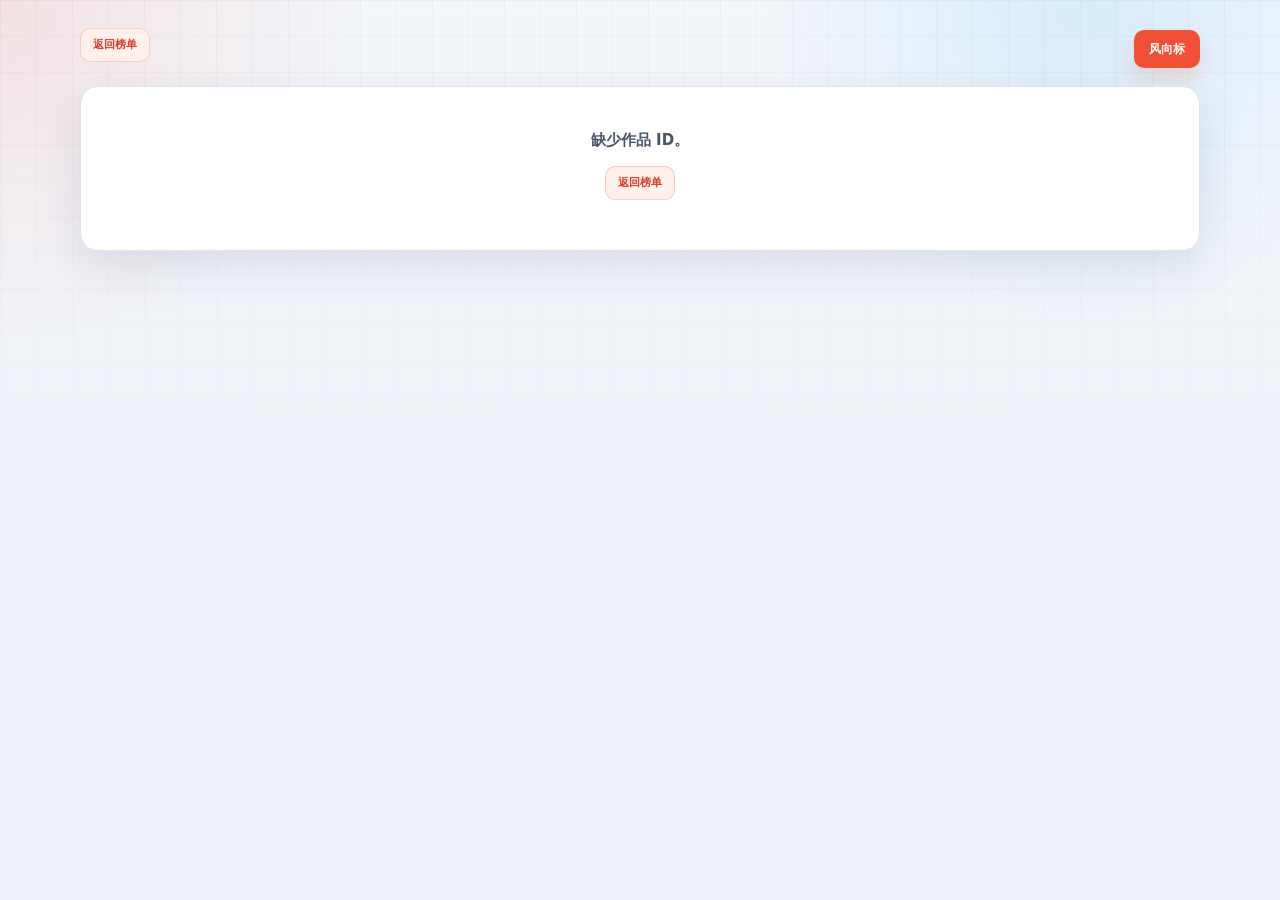
<file: book.html>
<!DOCTYPE html>
<html lang="zh-CN">
<head>
    <meta charset="UTF-8">
    <meta name="viewport" content="width=device-width, initial-scale=1.0">
    <title>作品详情 · 番茄男频新书榜</title>
    <link rel="stylesheet" href="css/style.css">
    <link rel="icon" type="image/svg+xml" href="favicon.svg">
    <meta name="description" content="番茄小说作品详情、在读趋势与历史上榜记录">
    <meta name="referrer" content="no-referrer">
</head>
<body class="book-page">
    <main class="book-shell">
        <header class="book-topbar">
            <a href="index.html" class="back-link">返回榜单</a>
            <a href="trend.html" class="trend-link-btn">风向标</a>
        </header>

        <section id="book-detail" class="book-detail-page">
            <div class="book-loading">正在读取作品详情...</div>
        </section>
    </main>

    <script src="js/config.js"></script>
    <script src="js/book.js"></script>
</body>
</html>
</file>
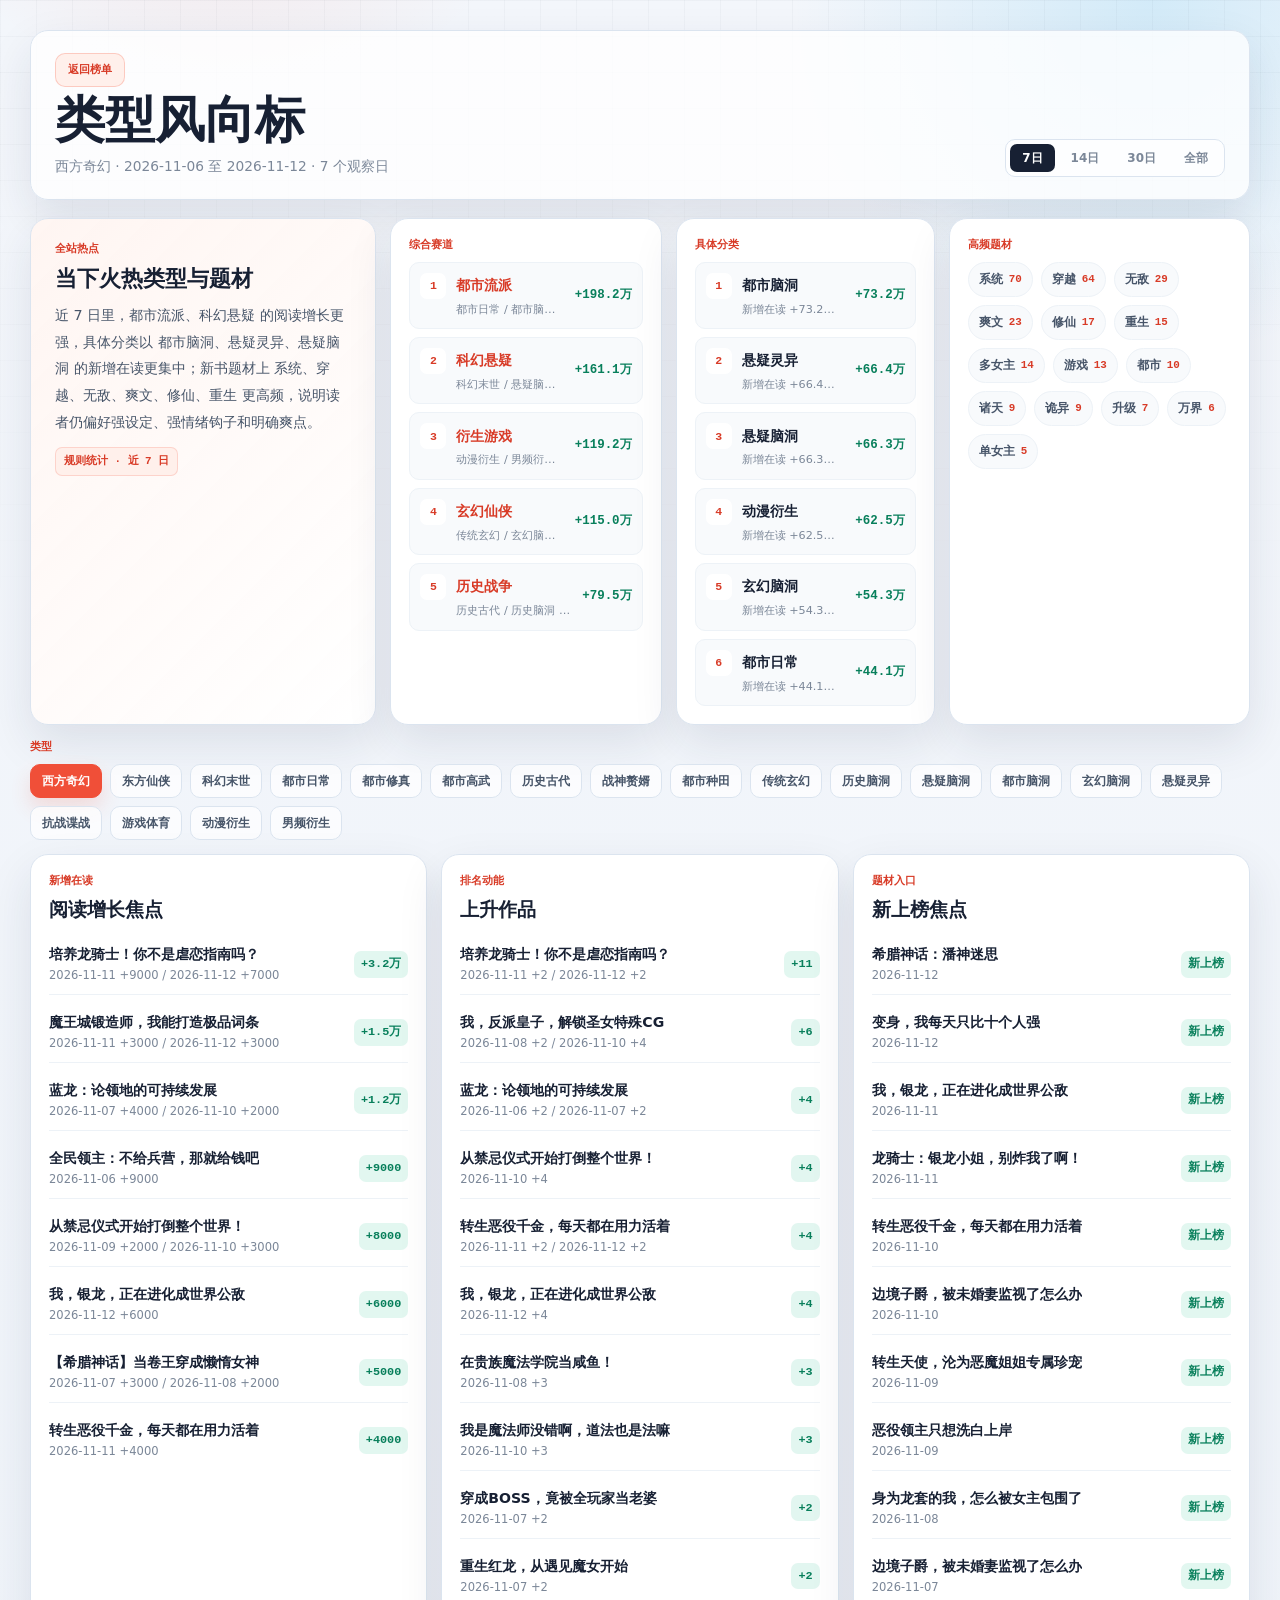
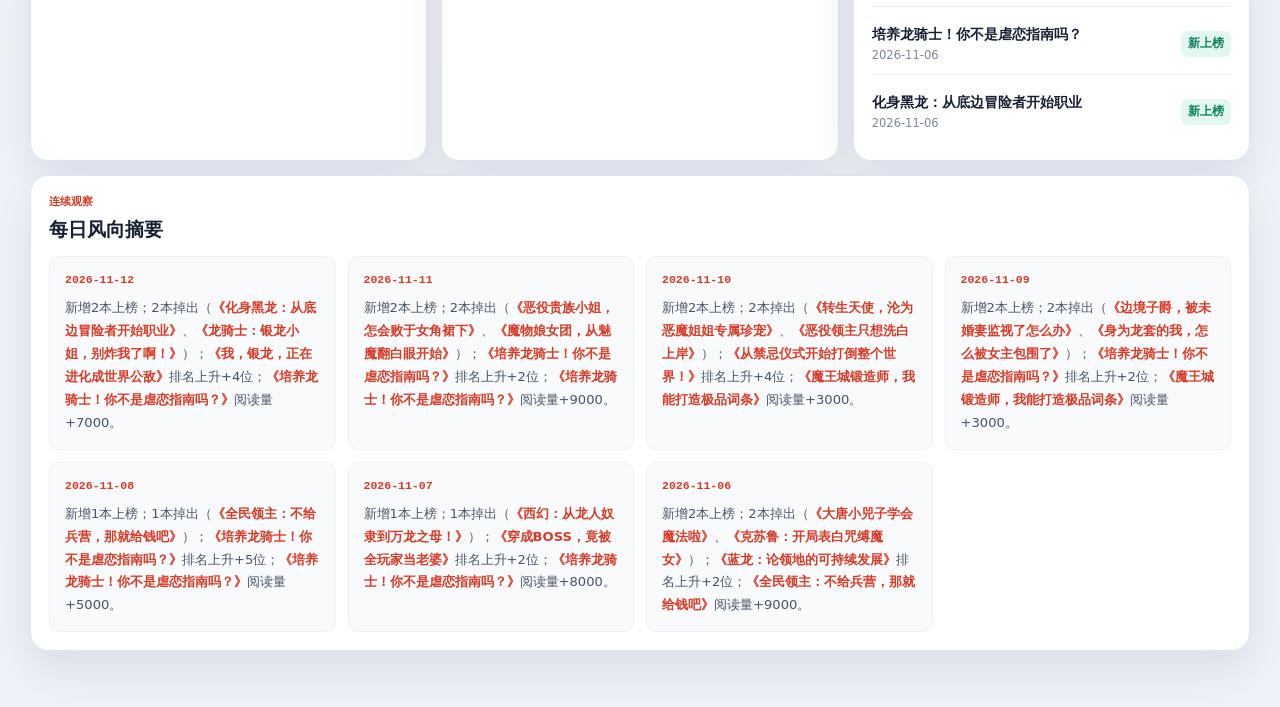
<file: trend.html>
<!DOCTYPE html>
<html lang="zh-CN">
<head>
    <meta charset="UTF-8">
    <meta name="viewport" content="width=device-width, initial-scale=1.0">
    <title>类型风向标 · 番茄男频新书榜趋势分析</title>
    <link rel="stylesheet" href="css/style.css">
    <link rel="icon" type="image/svg+xml" href="favicon.svg">
    <meta name="description" content="按类型聚合番茄小说男频新书榜多日趋势，观察题材风向、上榜波动和阅读增长。">
    <meta name="referrer" content="no-referrer">
</head>
<body class="trend-page">
    <div class="trend-shell">
        <header class="trend-topbar">
            <div>
                <a href="index.html" class="back-link">返回榜单</a>
                <h1>类型风向标</h1>
                <p id="trend-subtitle">加载中...</p>
            </div>
            <div class="trend-controls">
                <div class="trend-range" id="trend-range">
                    <button class="range-btn active" data-days="7">7日</button>
                    <button class="range-btn" data-days="14">14日</button>
                    <button class="range-btn" data-days="30">30日</button>
                    <button class="range-btn" data-days="all">全部</button>
                </div>
            </div>
        </header>

        <main>
            <section class="market-board">
                <article class="market-summary-card">
                    <span class="panel-kicker">全站热点</span>
                    <h2>当下火热类型与题材</h2>
                    <p id="market-summary">正在读取最新榜单和近期趋势。</p>
                    <small id="market-source" class="market-source">统计中</small>
                </article>
                <article class="market-card">
                    <span class="panel-kicker">综合赛道</span>
                    <div id="hot-genre-list" class="hot-list"></div>
                </article>
                <article class="market-card">
                    <span class="panel-kicker">具体分类</span>
                    <div id="hot-type-list" class="hot-list"></div>
                </article>
                <article class="market-card">
                    <span class="panel-kicker">高频题材</span>
                    <div id="hot-theme-list" class="theme-cloud"></div>
                </article>
            </section>

            <section class="type-filter-panel">
                <span class="panel-kicker">类型</span>
                <div id="trend-category-buttons" class="trend-category-buttons"></div>
            </section>

            <section class="trend-grid">
                <article class="trend-block">
                    <span class="panel-kicker">新增在读</span>
                    <h2>阅读增长焦点</h2>
                    <div id="reads-list" class="compact-list"></div>
                </article>

                <article class="trend-block">
                    <span class="panel-kicker">排名动能</span>
                    <h2>上升作品</h2>
                    <div id="risers-list" class="compact-list"></div>
                </article>

                <article class="trend-block">
                    <span class="panel-kicker">题材入口</span>
                    <h2>新上榜焦点</h2>
                    <div id="new-books-list" class="compact-list"></div>
                </article>

                <article class="trend-block trend-block-wide">
                    <span class="panel-kicker">连续观察</span>
                    <h2>每日风向摘要</h2>
                    <div id="summary-feed" class="summary-feed"></div>
                </article>
            </section>
        </main>
    </div>

    <script src="js/config.js"></script>
    <script src="js/trend.js"></script>
</body>
</html>
</file>
<file: css/style.css>
/* ============================================================
   Fanqie Rank Tracker - Tomato Signal Dashboard
   Based on Open Design "dashboard": compact cards, cool surfaces,
   status-first information design. Adapted with Fanqie tomato red
   and readable Chinese data typography.
   ============================================================ */

:root {
    --bg: #f3f6fb;
    --bg-strong: #e8eef7;
    --surface: #ffffff;
    --surface-soft: #f8fafc;
    --surface-tint: #fff4f0;
    --surface-cool: #eef6ff;
    --panel: rgba(255, 255, 255, 0.86);
    --panel-solid: #ffffff;
    --border: #dbe4ef;
    --border-soft: #edf2f7;
    --border-strong: #c8d4e3;

    --text-primary: #172033;
    --text-secondary: #475569;
    --text-muted: #7b8798;
    --text-faint: #a8b3c3;

    --accent: #f04f38;
    --accent-strong: #d83b27;
    --accent-soft: rgba(240, 79, 56, 0.1);
    --accent-wash: #fff0eb;
    --accent-on: #ffffff;

    --info: #0ea5e9;
    --info-soft: rgba(14, 165, 233, 0.1);
    --green: #10b981;
    --green-soft: rgba(16, 185, 129, 0.12);
    --red: #ef4444;
    --red-soft: rgba(239, 68, 68, 0.1);
    --amber: #f59e0b;
    --amber-soft: rgba(245, 158, 11, 0.13);
    --purple: #7c3aed;

    --shadow-card: 0 18px 46px rgba(25, 39, 64, 0.1);
    --shadow-hover: 0 22px 54px rgba(25, 39, 64, 0.16);
    --ring: 0 0 0 4px rgba(240, 79, 56, 0.14);

    --radius-xl: 18px;
    --radius-lg: 14px;
    --radius-md: 10px;
    --radius-sm: 7px;
    --radius-pill: 999px;

    --sidebar-w: 282px;
    --font-display: Inter, "PingFang SC", "Microsoft YaHei", system-ui, sans-serif;
    --font-body: Inter, "PingFang SC", "Microsoft YaHei", system-ui, sans-serif;
    --font-mono: "IBM Plex Mono", "SFMono-Regular", Consolas, ui-monospace, monospace;
}

* {
    box-sizing: border-box;
    margin: 0;
    padding: 0;
}

html {
    color-scheme: light;
}

body {
    min-height: 100vh;
    background:
        radial-gradient(circle at top left, rgba(240, 79, 56, 0.12), transparent 360px),
        radial-gradient(circle at 85% 0, rgba(14, 165, 233, 0.12), transparent 320px),
        linear-gradient(180deg, var(--bg) 0%, #eef3f9 100%);
    color: var(--text-primary);
    font-family: var(--font-body);
    font-size: 15px;
    line-height: 1.55;
    overflow-x: hidden;
    -webkit-font-smoothing: antialiased;
    text-rendering: optimizeLegibility;
}

body::before {
    content: "";
    position: fixed;
    inset: 0;
    pointer-events: none;
    background-image:
        linear-gradient(rgba(23, 32, 51, 0.035) 1px, transparent 1px),
        linear-gradient(90deg, rgba(23, 32, 51, 0.035) 1px, transparent 1px);
    background-size: 36px 36px;
    mask-image: linear-gradient(180deg, rgba(0, 0, 0, 0.85), transparent 70%);
    z-index: -1;
}

button,
select,
input {
    font: inherit;
}

button,
a,
select {
    -webkit-tap-highlight-color: transparent;
}

button:focus-visible,
a:focus-visible,
select:focus-visible,
input:focus-visible {
    outline: none;
    box-shadow: var(--ring);
}

::selection {
    background: rgba(240, 79, 56, 0.2);
    color: var(--text-primary);
}

::-webkit-scrollbar {
    width: 10px;
    height: 10px;
}

::-webkit-scrollbar-track {
    background: transparent;
}

::-webkit-scrollbar-thumb {
    background: #cbd6e4;
    border: 3px solid transparent;
    border-radius: var(--radius-pill);
    background-clip: content-box;
}

::-webkit-scrollbar-thumb:hover {
    background: #aebbd0;
    border: 3px solid transparent;
    background-clip: content-box;
}

.app-container {
    display: flex;
    min-height: 100vh;
}

/* ===== Sidebar ===== */
.sidebar {
    width: var(--sidebar-w);
    flex-shrink: 0;
    position: sticky;
    top: 0;
    z-index: 100;
    height: 100vh;
    padding: 24px 14px;
    overflow-y: auto;
    background: rgba(255, 255, 255, 0.78);
    border-right: 1px solid var(--border);
    backdrop-filter: blur(18px);
    -webkit-backdrop-filter: blur(18px);
    transition: transform 0.22s cubic-bezier(0.2, 0, 0, 1);
}

.sidebar-header {
    margin-bottom: 22px;
    padding: 14px 12px 18px;
    border-bottom: 1px solid var(--border-soft);
}

.sidebar-header h1 {
    position: relative;
    padding-left: 18px;
    color: var(--text-primary);
    font-family: var(--font-display);
    font-size: 1.2rem;
    font-weight: 760;
    line-height: 1.2;
}

.sidebar-header h1::before {
    content: "";
    position: absolute;
    left: 0;
    top: 0.18em;
    width: 8px;
    height: 1.05em;
    border-radius: var(--radius-pill);
    background: linear-gradient(180deg, var(--accent), var(--info));
}

.sidebar-subtitle {
    margin-top: 7px;
    color: var(--text-secondary);
    font-size: 0.78rem;
    font-weight: 650;
}

.update-date {
    display: inline-flex;
    margin-top: 10px;
    padding: 5px 8px;
    border: 1px solid var(--border);
    border-radius: var(--radius-sm);
    background: var(--surface-soft);
    color: var(--text-muted);
    font-family: var(--font-mono);
    font-size: 0.68rem;
    font-weight: 650;
}

.category-nav ul {
    list-style: none;
}

.category-nav li {
    min-height: 38px;
    margin-bottom: 4px;
    padding: 9px 10px;
    border: 1px solid transparent;
    border-radius: var(--radius-md);
    color: var(--text-secondary);
    cursor: pointer;
    display: flex;
    align-items: center;
    justify-content: space-between;
    gap: 8px;
    font-size: 0.88rem;
    font-weight: 620;
    transition:
        background-color 0.18s ease,
        border-color 0.18s ease,
        color 0.18s ease,
        transform 0.18s ease;
}

.category-nav li:hover {
    background: var(--surface-soft);
    border-color: var(--border);
    color: var(--text-primary);
    transform: translateX(2px);
}

.category-nav li.active {
    background: var(--accent-wash);
    border-color: rgba(240, 79, 56, 0.22);
    color: var(--accent-strong);
}

.cat-badge {
    min-width: 28px;
    padding: 2px 7px;
    border-radius: var(--radius-pill);
    font-family: var(--font-mono);
    font-size: 0.68rem;
    font-weight: 760;
    text-align: center;
}

.cat-badge.new {
    background: var(--green-soft);
    color: #087f5b;
}

/* ===== Main Layout ===== */
.main-content {
    flex: 1;
    min-width: 0;
    padding: 28px 34px 48px;
}

.main-header {
    display: flex;
    align-items: flex-start;
    justify-content: space-between;
    gap: 20px;
    margin-bottom: 20px;
}

.header-left {
    flex-shrink: 0;
    min-width: 0;
}

.main-header h2 {
    color: var(--text-primary);
    font-family: var(--font-display);
    font-size: clamp(1.65rem, 2.4vw, 2.35rem);
    font-weight: 780;
    line-height: 1.08;
    letter-spacing: 0;
}

.main-header h2::after {
    content: "排名追踪 / 趋势信号";
    display: block;
    margin-top: 8px;
    color: var(--text-muted);
    font-family: var(--font-body);
    font-size: 0.78rem;
    font-weight: 650;
}

.header-right {
    display: flex;
    align-items: center;
    justify-content: flex-end;
    flex-wrap: wrap;
    gap: 10px;
}

.github-link-btn,
.trend-link-btn,
.task-copy-btn,
.preset-btn,
.date-picker-btn,
.date-nav-btn,
.mobile-menu-btn,
.range-btn,
.category-chip,
.back-link,
.source-link-btn,
.hot-type-row,
.book-copy-btn {
    transition:
        background-color 0.18s ease,
        border-color 0.18s ease,
        color 0.18s ease,
        box-shadow 0.18s ease,
        transform 0.18s ease;
}

.task-copy-control {
    min-height: 36px;
    padding: 3px 3px 3px 10px;
    border: 1px solid var(--border);
    border-radius: var(--radius-md);
    background: rgba(255, 255, 255, 0.76);
    color: var(--text-muted);
    display: inline-flex;
    align-items: center;
    gap: 6px;
    font-size: 0.74rem;
    font-weight: 720;
    white-space: nowrap;
}

.task-copy-count {
    width: 50px;
    height: 28px;
    padding: 0 4px;
    border: 1px solid var(--border-soft);
    border-radius: var(--radius-sm);
    background: var(--surface-soft);
    color: var(--text-primary);
    font-family: var(--font-mono);
    font-size: 0.75rem;
    font-weight: 760;
    text-align: center;
}

.task-copy-count:disabled {
    color: var(--text-faint);
    cursor: not-allowed;
}

.task-copy-btn {
    min-width: 78px;
    height: 28px;
    padding: 0 11px;
    border: 0;
    border-radius: var(--radius-sm);
    background: var(--text-primary);
    color: #ffffff;
    cursor: pointer;
    font-size: 0.75rem;
    font-weight: 760;
    white-space: nowrap;
}

.task-copy-btn:hover:not(:disabled) {
    background: var(--accent-strong);
    transform: translateY(-1px);
}

.task-copy-btn.copied {
    background: var(--green);
}

.task-copy-btn:disabled {
    background: var(--border-strong);
    color: var(--surface-soft);
    cursor: not-allowed;
}

.github-link-btn {
    min-height: 36px;
    padding: 8px 12px;
    border: 1px solid var(--border);
    border-radius: var(--radius-md);
    background: var(--surface);
    color: var(--text-primary);
    display: inline-flex;
    align-items: center;
    justify-content: center;
    gap: 7px;
    font-size: 0.78rem;
    font-weight: 760;
    text-decoration: none;
    white-space: nowrap;
}

.github-link-btn svg {
    width: 16px;
    height: 16px;
    fill: currentColor;
    flex: 0 0 auto;
}

.github-link-btn:hover {
    border-color: var(--text-primary);
    background: var(--text-primary);
    color: #ffffff;
    transform: translateY(-1px);
}

.trend-link-btn {
    min-height: 36px;
    padding: 8px 14px;
    border: 1px solid rgba(240, 79, 56, 0.24);
    border-radius: var(--radius-md);
    background: var(--accent);
    color: var(--accent-on);
    display: inline-flex;
    align-items: center;
    justify-content: center;
    font-size: 0.78rem;
    font-weight: 760;
    text-decoration: none;
    white-space: nowrap;
    box-shadow: 0 10px 20px rgba(240, 79, 56, 0.18);
}

.trend-link-btn:hover {
    background: var(--accent-strong);
    transform: translateY(-1px);
}

.date-presets,
.trend-range {
    display: inline-flex;
    gap: 4px;
    padding: 4px;
    border: 1px solid var(--border);
    border-radius: var(--radius-md);
    background: rgba(255, 255, 255, 0.7);
}

.preset-btn,
.range-btn {
    height: 28px;
    padding: 0 12px;
    border: 0;
    border-radius: var(--radius-sm);
    background: transparent;
    color: var(--text-muted);
    cursor: pointer;
    font-size: 0.75rem;
    font-weight: 720;
    white-space: nowrap;
}

.preset-btn:hover,
.range-btn:hover {
    background: var(--surface-soft);
    color: var(--text-primary);
}

.preset-btn.active,
.range-btn.active {
    background: var(--text-primary);
    color: #ffffff;
}

.date-picker-wrap {
    display: inline-flex;
    align-items: center;
    gap: 5px;
    position: relative;
}

.date-picker-btn {
    min-height: 36px;
    padding: 8px 12px;
    border: 1px solid var(--border);
    border-radius: var(--radius-md);
    background: var(--surface);
    color: var(--text-secondary);
    cursor: pointer;
    display: inline-flex;
    align-items: center;
    gap: 7px;
    font-family: var(--font-mono);
    font-size: 0.76rem;
    font-weight: 650;
    white-space: nowrap;
}

.date-picker-btn:hover {
    border-color: rgba(240, 79, 56, 0.28);
    color: var(--accent-strong);
}

.date-picker-btn .date-icon {
    color: var(--accent);
    font-size: 0.76rem;
}

.date-nav-btn {
    width: 34px;
    height: 34px;
    border: 1px solid var(--border);
    border-radius: var(--radius-md);
    background: var(--surface);
    color: var(--text-muted);
    cursor: pointer;
    display: inline-flex;
    align-items: center;
    justify-content: center;
    font-size: 0.68rem;
}

.date-nav-btn:hover:not(:disabled) {
    border-color: var(--accent);
    color: var(--accent-strong);
    transform: translateY(-1px);
}

.date-nav-btn:disabled {
    opacity: 0.42;
    cursor: not-allowed;
}

.date-picker-btn.is-historical {
    background: var(--accent-wash);
    border-color: rgba(240, 79, 56, 0.28);
    color: var(--accent-strong);
}

.date-input-hidden {
    position: absolute;
    top: 100%;
    right: 0;
    width: 0;
    height: 0;
    border: 0;
    opacity: 0;
    pointer-events: none;
}

.mobile-menu-btn {
    display: none;
    width: 38px;
    height: 38px;
    border: 1px solid var(--border);
    border-radius: var(--radius-md);
    background: var(--surface);
    color: var(--text-primary);
    cursor: pointer;
    font-size: 1rem;
}

.mobile-menu-btn:hover {
    border-color: var(--accent);
    color: var(--accent);
}

/* ===== Trend Panel ===== */
.trend-panel {
    display: grid;
    grid-template-columns: 1fr;
    margin-bottom: 20px;
}

.trend-ai {
    position: relative;
    min-height: 160px;
    padding: 22px 24px 24px;
    border: 1px solid rgba(240, 79, 56, 0.18);
    border-radius: var(--radius-xl);
    background:
        linear-gradient(135deg, rgba(255, 244, 240, 0.9), rgba(255, 255, 255, 0.96)),
        var(--surface);
    box-shadow: var(--shadow-card);
    overflow: hidden;
}

.trend-ai::before {
    content: "";
    position: absolute;
    inset: 0 auto 0 0;
    width: 5px;
    background: linear-gradient(180deg, var(--accent), var(--amber), var(--info));
}

.ai-label,
.panel-kicker,
.back-link {
    color: var(--accent-strong);
    font-family: var(--font-mono);
    font-size: 0.68rem;
    font-weight: 760;
    letter-spacing: 0;
    text-transform: uppercase;
}

.ai-label {
    margin-bottom: 12px;
}

.ai-content {
    color: var(--text-secondary);
    font-size: 0.92rem;
    line-height: 1.85;
    white-space: pre-wrap;
    user-select: text;
}

.ai-content strong,
.summary-item strong {
    padding: 1px 5px;
    border-radius: 4px;
    background: var(--accent-soft);
    color: var(--accent-strong);
    font-weight: 760;
}

.ai-content em {
    color: #087f5b;
    font-style: normal;
    font-weight: 720;
}

.ai-content .cursor {
    display: inline-block;
    width: 2px;
    height: 1.05em;
    margin-left: 2px;
    background: var(--accent);
    vertical-align: text-bottom;
    animation: blink 0.8s steps(1) infinite;
}

@keyframes blink {
    0%, 100% { opacity: 1; }
    50% { opacity: 0; }
}

.ai-loading,
.muted-line {
    color: var(--text-muted);
    font-size: 0.86rem;
}

/* ===== Book Grid ===== */
.books-waterfall {
    display: grid;
    grid-template-columns: repeat(auto-fill, minmax(292px, 1fr));
    gap: 16px;
    align-items: start;
}

.book-card {
    position: relative;
    display: grid;
    grid-template-columns: 98px minmax(0, 1fr);
    min-height: 188px;
    overflow: hidden;
    border: 1px solid var(--border);
    border-radius: var(--radius-xl);
    background: var(--surface);
    color: inherit;
    text-decoration: none;
    box-shadow: var(--shadow-card);
    user-select: text;
    -webkit-user-select: text;
    transition:
        border-color 0.2s ease,
        box-shadow 0.2s ease,
        transform 0.2s ease;
}

.book-card:hover {
    border-color: rgba(240, 79, 56, 0.3);
    box-shadow: var(--shadow-hover);
    transform: translateY(-3px);
}

.book-cover {
    min-height: 188px;
    background:
        linear-gradient(135deg, rgba(240, 79, 56, 0.18), rgba(14, 165, 233, 0.12)),
        var(--surface-cool);
    overflow: hidden;
    position: relative;
}

.book-cover img {
    width: 100%;
    height: 100%;
    min-height: 188px;
    object-fit: cover;
    display: block;
    transition: transform 0.5s ease;
}

.book-card:hover .book-cover img {
    transform: scale(1.04);
}

.no-cover {
    height: 100%;
    min-height: 188px;
    padding: 12px;
    color: var(--text-muted);
    display: flex;
    align-items: center;
    justify-content: center;
    font-size: 0.78rem;
    text-align: center;
}

.book-info {
    min-width: 0;
    padding: 14px 14px 13px;
    display: flex;
    flex-direction: column;
    gap: 8px;
}

.book-title {
    color: var(--text-primary);
    display: -webkit-box;
    overflow: hidden;
    font-family: var(--font-display);
    font-size: 0.98rem;
    font-weight: 760;
    letter-spacing: 0;
    line-height: 1.45;
    -webkit-box-orient: vertical;
    -webkit-line-clamp: 2;
}

.book-meta {
    display: flex;
    align-items: center;
    justify-content: space-between;
    gap: 8px;
    color: var(--text-muted);
    font-size: 0.75rem;
}

.book-author {
    min-width: 0;
    overflow: hidden;
    color: var(--text-secondary);
    font-weight: 650;
    text-overflow: ellipsis;
    white-space: nowrap;
}

.book-reads {
    flex-shrink: 0;
    padding: 3px 7px;
    border: 1px solid rgba(240, 79, 56, 0.18);
    border-radius: var(--radius-pill);
    background: var(--accent-wash);
    color: var(--accent-strong);
    font-family: var(--font-mono);
    font-size: 0.68rem;
    font-weight: 700;
}

.book-intro {
    color: var(--text-muted);
    display: -webkit-box;
    overflow: hidden;
    font-size: 0.78rem;
    line-height: 1.65;
    -webkit-box-orient: vertical;
    -webkit-line-clamp: 3;
}

.book-rank {
    position: absolute;
    left: 10px;
    top: 10px;
    z-index: 10;
    min-width: 32px;
    padding: 4px 8px;
    border: 1px solid rgba(255, 255, 255, 0.42);
    border-radius: var(--radius-md);
    background: rgba(23, 32, 51, 0.78);
    color: #ffffff;
    font-family: var(--font-mono);
    font-size: 0.76rem;
    font-weight: 800;
    text-align: center;
    backdrop-filter: blur(10px);
    -webkit-backdrop-filter: blur(10px);
}

.rank-1 {
    background: linear-gradient(135deg, #ff6a3d, #f59e0b);
    border-color: transparent;
}

.rank-2 {
    background: linear-gradient(135deg, #64748b, #94a3b8);
    border-color: transparent;
}

.rank-3 {
    background: linear-gradient(135deg, #9a6b3d, #d19b61);
    border-color: transparent;
}

.book-change {
    position: absolute;
    right: 10px;
    top: 10px;
    z-index: 10;
    padding: 4px 8px;
    border-radius: var(--radius-md);
    background: rgba(255, 255, 255, 0.86);
    border: 1px solid var(--border);
    font-family: var(--font-mono);
    font-size: 0.68rem;
    font-weight: 800;
    backdrop-filter: blur(10px);
    -webkit-backdrop-filter: blur(10px);
}

.book-change.up {
    color: #087f5b;
}

.book-change.down {
    color: #b91c1c;
}

.book-change.new {
    color: #9a5b00;
}

.book-copy-btn {
    width: max-content;
    max-width: 100%;
    margin-top: auto;
    padding: 6px 10px;
    border: 1px solid var(--border);
    border-radius: var(--radius-md);
    background: var(--surface-soft);
    color: var(--text-secondary);
    cursor: pointer;
    font-size: 0.74rem;
    font-weight: 720;
    white-space: nowrap;
}

.book-copy-btn:hover {
    border-color: rgba(240, 79, 56, 0.28);
    background: var(--accent-wash);
    color: var(--accent-strong);
    transform: translateY(-1px);
}

.book-copy-btn.copied {
    border-color: rgba(16, 185, 129, 0.24);
    background: var(--green-soft);
    color: #087f5b;
}

.empty-state {
    grid-column: 1 / -1;
    padding: 56px 20px;
    border: 1px dashed var(--border-strong);
    border-radius: var(--radius-xl);
    background: rgba(255, 255, 255, 0.72);
    color: var(--text-secondary);
    text-align: center;
}

.empty-state p {
    margin-bottom: 6px;
    font-size: 1rem;
    font-weight: 720;
}

.empty-state .empty-hint {
    color: var(--text-muted);
    font-size: 0.84rem;
    font-weight: 500;
}

/* ===== Book Detail Page ===== */
.book-page {
    min-height: 100vh;
}

.book-shell {
    width: min(1120px, calc(100% - 48px));
    margin: 0 auto;
    padding: 28px 0 56px;
}

.book-topbar {
    margin-bottom: 16px;
    display: flex;
    align-items: center;
    justify-content: space-between;
    gap: 12px;
}

.book-detail-page {
    display: grid;
    gap: 16px;
}

.book-loading,
.book-empty-state {
    padding: 42px 24px;
    border: 1px solid var(--border);
    border-radius: var(--radius-xl);
    background: var(--panel-solid);
    color: var(--text-secondary);
    box-shadow: var(--shadow-card);
    text-align: center;
}

.book-empty-state p {
    margin-bottom: 14px;
    font-weight: 720;
}

.book-detail-hero {
    padding: 22px;
    border: 1px solid var(--border);
    border-radius: var(--radius-xl);
    background:
        linear-gradient(135deg, rgba(255, 244, 240, 0.88), rgba(255, 255, 255, 0.95)),
        var(--surface);
    box-shadow: var(--shadow-card);
    display: grid;
    grid-template-columns: 180px minmax(0, 1fr);
    gap: 22px;
}

.detail-cover {
    min-height: 256px;
    overflow: hidden;
    border-radius: var(--radius-lg);
    background:
        linear-gradient(135deg, rgba(240, 79, 56, 0.18), rgba(14, 165, 233, 0.12)),
        var(--surface-cool);
}

.detail-cover img {
    width: 100%;
    height: 100%;
    min-height: 256px;
    object-fit: cover;
    display: block;
}

.detail-main {
    min-width: 0;
    display: flex;
    flex-direction: column;
    align-items: flex-start;
}

.detail-main h1 {
    margin-bottom: 8px;
    color: var(--text-primary);
    font-family: var(--font-display);
    font-size: clamp(1.7rem, 3vw, 2.6rem);
    font-weight: 800;
    line-height: 1.12;
}

.detail-author {
    color: var(--text-secondary);
    font-size: 0.9rem;
    font-weight: 650;
}

.detail-stats {
    width: 100%;
    margin: 18px 0;
    display: grid;
    grid-template-columns: repeat(3, minmax(0, 1fr));
    gap: 10px;
}

.detail-stats span {
    min-width: 0;
    padding: 12px;
    border: 1px solid var(--border-soft);
    border-radius: var(--radius-md);
    background: rgba(255, 255, 255, 0.7);
}

.detail-stats strong,
.detail-stats small {
    display: block;
}

.detail-stats strong {
    color: var(--accent-strong);
    font-family: var(--font-mono);
    font-size: 1rem;
    font-weight: 800;
}

.detail-stats small {
    margin-top: 4px;
    color: var(--text-muted);
    font-size: 0.72rem;
    font-weight: 700;
}

.detail-intro {
    color: var(--text-secondary);
    font-size: 0.92rem;
    line-height: 1.9;
}

.source-link-btn {
    min-height: 38px;
    padding: 9px 14px;
    border: 1px solid rgba(240, 79, 56, 0.24);
    border-radius: var(--radius-md);
    background: var(--accent);
    color: var(--accent-on);
    display: inline-flex;
    align-items: center;
    justify-content: center;
    font-size: 0.82rem;
    font-weight: 760;
    text-decoration: none;
    white-space: nowrap;
    box-shadow: 0 10px 20px rgba(240, 79, 56, 0.18);
}

.detail-actions {
    margin-top: 18px;
    display: flex;
    flex-wrap: wrap;
    gap: 10px;
}

.detail-actions .book-copy-btn {
    min-height: 38px;
    margin-top: 0;
}

.source-link-btn:hover {
    background: var(--accent-strong);
    transform: translateY(-1px);
}

.book-detail-grid {
    display: grid;
    grid-template-columns: minmax(0, 1.4fr) minmax(280px, 0.8fr);
    gap: 16px;
}

.detail-panel {
    padding: 18px;
    border: 1px solid var(--border);
    border-radius: var(--radius-xl);
    background: var(--panel-solid);
    box-shadow: var(--shadow-card);
}

.detail-panel h2 {
    margin-bottom: 14px;
    color: var(--text-primary);
    font-size: 1.18rem;
    font-weight: 760;
}

.reads-chart-wrap {
    width: 100%;
    overflow-x: auto;
}

.reads-chart-frame {
    position: relative;
    min-width: 620px;
}

.reads-chart {
    display: block;
    width: 100%;
    height: auto;
}

.chart-grid {
    stroke: rgba(219, 228, 239, 0.72);
    stroke-width: 1;
}

.chart-axis-base {
    stroke: var(--border-strong);
    stroke-width: 1;
}

.chart-axis-label,
.chart-date-label {
    fill: var(--text-muted);
    font-family: var(--font-mono);
    font-size: 0.68rem;
    font-weight: 650;
}

.reads-line {
    fill: none;
    stroke: var(--accent);
    stroke-width: 2.4;
    stroke-linecap: round;
    stroke-linejoin: round;
}

.chart-hover-line {
    opacity: 0;
    stroke: var(--border-strong);
    stroke-dasharray: 4 4;
    stroke-width: 1;
}

.chart-hover-line.show {
    opacity: 1;
}

.reads-hover-point {
    opacity: 0;
    fill: var(--accent);
    stroke: #ffffff;
    stroke-width: 2.4;
}

.reads-hover-point.show {
    opacity: 1;
}

.chart-hit-area {
    fill: transparent;
    cursor: crosshair;
    pointer-events: all;
}

.reads-tooltip {
    position: absolute;
    z-index: 5;
    min-width: 178px;
    padding: 14px 16px;
    border: 1px solid var(--border-soft);
    border-radius: var(--radius-sm);
    background: var(--surface);
    box-shadow: var(--shadow-card);
    color: var(--text-secondary);
    pointer-events: none;
}

.reads-tooltip time {
    display: block;
    margin-bottom: 10px;
    padding-bottom: 10px;
    border-bottom: 1px solid var(--border-soft);
    color: var(--text-muted);
    font-family: var(--font-mono);
    font-size: 0.74rem;
    font-weight: 650;
}

.reads-tooltip div {
    display: grid;
    grid-template-columns: auto 1fr auto;
    align-items: center;
    gap: 8px;
    font-size: 0.8rem;
}

.reads-tooltip i {
    width: 7px;
    height: 7px;
    border-radius: var(--radius-pill);
    background: var(--accent);
}

.reads-tooltip strong {
    color: var(--text-primary);
    font-family: var(--font-mono);
    font-size: 0.78rem;
    font-weight: 800;
}

.book-history-list {
    display: flex;
    flex-direction: column;
}

.book-history-row {
    padding: 10px 0;
    border-bottom: 1px solid var(--border-soft);
    display: grid;
    grid-template-columns: minmax(76px, auto) minmax(0, 1fr) auto;
    align-items: center;
    gap: 10px;
}

.book-history-row:last-child {
    border-bottom: 0;
}

.book-history-row time {
    color: var(--accent-strong);
    font-family: var(--font-mono);
    font-size: 0.72rem;
    font-weight: 760;
}

.book-history-row strong {
    min-width: 0;
    overflow: hidden;
    color: var(--text-primary);
    font-size: 0.82rem;
    font-weight: 720;
    text-overflow: ellipsis;
    white-space: nowrap;
}

.book-history-row span {
    color: #087f5b;
    font-family: var(--font-mono);
    font-size: 0.74rem;
    font-weight: 800;
}

.copy-toast {
    position: fixed;
    left: 50%;
    bottom: 28px;
    z-index: 9999;
    padding: 10px 18px;
    border: 1px solid rgba(16, 185, 129, 0.22);
    border-radius: var(--radius-pill);
    background: rgba(255, 255, 255, 0.92);
    box-shadow: var(--shadow-card);
    color: #087f5b;
    font-size: 0.8rem;
    font-weight: 720;
    opacity: 0;
    pointer-events: none;
    transform: translateX(-50%) translateY(16px);
    transition: all 0.22s ease;
}

.copy-toast.show {
    opacity: 1;
    transform: translateX(-50%) translateY(0);
}

/* ===== Trend Analysis Page ===== */
.trend-page {
    background:
        radial-gradient(circle at 18% -10%, rgba(240, 79, 56, 0.14), transparent 340px),
        radial-gradient(circle at 90% 0, rgba(14, 165, 233, 0.14), transparent 360px),
        linear-gradient(180deg, #f3f6fb 0%, #eef3f9 100%);
}

.trend-shell {
    width: min(1220px, calc(100% - 48px));
    margin: 0 auto;
    padding: 30px 0 56px;
}

.trend-topbar {
    margin-bottom: 18px;
    padding: 22px 24px;
    border: 1px solid var(--border);
    border-radius: var(--radius-xl);
    background: rgba(255, 255, 255, 0.78);
    box-shadow: var(--shadow-card);
    display: flex;
    align-items: flex-end;
    justify-content: space-between;
    gap: 22px;
}

.back-link {
    display: inline-flex;
    align-items: center;
    justify-content: center;
    margin-bottom: 8px;
    min-height: 34px;
    padding: 7px 12px;
    border: 1px solid rgba(240, 79, 56, 0.24);
    border-radius: var(--radius-md);
    background: var(--accent-wash);
    color: var(--accent-strong);
    text-decoration: none;
    font-family: var(--font-body);
    text-transform: none;
}

.back-link:hover {
    background: var(--accent);
    color: var(--accent-on);
    transform: translateY(-1px);
}

.trend-topbar h1 {
    color: var(--text-primary);
    font-family: var(--font-display);
    font-size: clamp(2rem, 4vw, 3.1rem);
    font-weight: 780;
    line-height: 1.02;
}

.trend-topbar p {
    margin-top: 10px;
    color: var(--text-muted);
    font-size: 0.86rem;
}

.trend-controls {
    display: flex;
    align-items: center;
    justify-content: flex-end;
    flex-wrap: wrap;
    gap: 10px;
}

.market-board,
.trend-grid {
    display: grid;
    gap: 14px;
}

.market-board {
    grid-template-columns: minmax(320px, 1.15fr) minmax(230px, 0.9fr) minmax(220px, 0.86fr) minmax(260px, 1fr);
    margin-bottom: 14px;
}

.type-filter-panel {
    margin-bottom: 14px;
}

.trend-category-buttons {
    display: flex;
    flex-wrap: wrap;
    gap: 8px;
}

.category-chip {
    min-height: 34px;
    padding: 7px 11px;
    border: 1px solid var(--border);
    border-radius: var(--radius-md);
    background: rgba(255, 255, 255, 0.72);
    color: var(--text-secondary);
    cursor: pointer;
    font-size: 0.78rem;
    font-weight: 720;
    line-height: 1;
    white-space: nowrap;
}

.category-chip:hover {
    border-color: rgba(240, 79, 56, 0.28);
    background: var(--accent-wash);
    color: var(--accent-strong);
    transform: translateY(-1px);
}

.category-chip.active {
    border-color: var(--accent);
    background: var(--accent);
    color: var(--accent-on);
    box-shadow: 0 10px 20px rgba(240, 79, 56, 0.16);
}

.trend-grid {
    grid-template-columns: repeat(3, minmax(0, 1fr));
}

.market-summary-card,
.market-card,
.trend-block {
    border: 1px solid var(--border);
    border-radius: var(--radius-xl);
    background: var(--panel-solid);
    box-shadow: var(--shadow-card);
}

.market-summary-card {
    padding: 22px 24px;
    background:
        linear-gradient(135deg, rgba(255, 244, 240, 0.88), rgba(255, 255, 255, 0.95)),
        var(--surface);
}

.market-summary-card h2 {
    margin-bottom: 10px;
    color: var(--text-primary);
    font-size: 1.35rem;
    font-weight: 760;
    line-height: 1.22;
}

.market-summary-card p {
    color: var(--text-secondary);
    font-size: 0.9rem;
    line-height: 1.85;
}

.market-source {
    display: inline-flex;
    margin-top: 12px;
    padding: 5px 8px;
    border: 1px solid rgba(240, 79, 56, 0.18);
    border-radius: var(--radius-sm);
    background: var(--accent-wash);
    color: var(--accent-strong);
    font-family: var(--font-mono);
    font-size: 0.68rem;
    font-weight: 760;
}

.market-card,
.trend-block {
    padding: 18px;
}

.panel-kicker {
    display: block;
    margin-bottom: 8px;
}

.hot-list,
.compact-list {
    display: flex;
    flex-direction: column;
    gap: 8px;
}

.hot-type-row {
    width: 100%;
    padding: 10px;
    border: 1px solid var(--border-soft);
    border-radius: var(--radius-md);
    background: var(--surface-soft);
    color: inherit;
    cursor: pointer;
    display: grid;
    grid-template-columns: 26px minmax(0, 1fr) auto;
    align-items: center;
    column-gap: 10px;
    row-gap: 2px;
    text-align: left;
}

.hot-type-row:not(.hot-type-row-static):hover {
    border-color: rgba(240, 79, 56, 0.24);
    background: var(--accent-wash);
    transform: translateY(-1px);
}

.hot-type-row-static {
    cursor: default;
}

.hot-type-row span {
    width: 26px;
    height: 26px;
    border-radius: var(--radius-sm);
    background: var(--surface);
    color: var(--accent-strong);
    display: inline-flex;
    align-items: center;
    justify-content: center;
    font-family: var(--font-mono);
    font-size: 0.72rem;
    font-weight: 800;
}

.hot-type-row strong {
    min-width: 0;
    overflow: hidden;
    color: var(--text-primary);
    font-size: 0.88rem;
    font-weight: 760;
    text-overflow: ellipsis;
    white-space: nowrap;
}

.hot-type-row small {
    grid-column: 2 / 3;
    min-width: 0;
    overflow: hidden;
    color: var(--text-muted);
    font-size: 0.7rem;
    text-overflow: ellipsis;
    white-space: nowrap;
}

.hot-type-row em {
    grid-column: 3 / 4;
    grid-row: 1 / 3;
    color: #087f5b;
    font-family: var(--font-mono);
    font-size: 0.78rem;
    font-style: normal;
    font-weight: 800;
}

.genre-row strong {
    color: var(--accent-strong);
}

.theme-cloud {
    display: flex;
    align-content: flex-start;
    flex-wrap: wrap;
    gap: 8px;
}

.theme-chip {
    padding: 7px 10px;
    border: 1px solid var(--border-soft);
    border-radius: var(--radius-pill);
    background: var(--surface-soft);
    color: var(--text-secondary);
    display: inline-flex;
    align-items: center;
    gap: 6px;
    font-size: 0.77rem;
    font-weight: 720;
}

.theme-chip small {
    color: var(--accent-strong);
    font-family: var(--font-mono);
    font-size: 0.68rem;
}

.trend-block {
    min-height: 250px;
}

.trend-block-wide {
    grid-column: 1 / -1;
}

.trend-block h2 {
    margin-bottom: 14px;
    color: var(--text-primary);
    font-size: 1.18rem;
    font-weight: 760;
    line-height: 1.25;
}

.compact-row {
    padding: 9px 0;
    border-bottom: 1px solid var(--border-soft);
    display: flex;
    align-items: center;
    justify-content: space-between;
    gap: 12px;
}

.compact-row-link {
    color: inherit;
    text-decoration: none;
}

.compact-row-link:hover strong {
    color: var(--accent-strong);
}

.compact-row:last-child {
    border-bottom: 0;
}

.compact-row strong {
    color: var(--text-primary);
    display: -webkit-box;
    overflow: hidden;
    font-size: 0.88rem;
    font-weight: 720;
    line-height: 1.5;
    -webkit-box-orient: vertical;
    -webkit-line-clamp: 2;
}

.compact-row small {
    display: block;
    margin-top: 2px;
    color: var(--text-muted);
    font-size: 0.72rem;
}

.compact-row span {
    flex-shrink: 0;
    padding: 4px 7px;
    border-radius: var(--radius-sm);
    background: var(--green-soft);
    color: #087f5b;
    font-family: var(--font-mono);
    font-size: 0.74rem;
    font-weight: 800;
}

.summary-feed {
    display: grid;
    grid-template-columns: repeat(auto-fit, minmax(260px, 1fr));
    gap: 12px;
}

.summary-item {
    padding: 14px 15px;
    border: 1px solid var(--border-soft);
    border-radius: var(--radius-md);
    background: var(--surface-soft);
}

.summary-item time {
    display: block;
    margin-bottom: 8px;
    color: var(--accent-strong);
    font-family: var(--font-mono);
    font-size: 0.72rem;
    font-weight: 760;
}

.summary-item div {
    color: var(--text-secondary);
    font-size: 0.82rem;
    line-height: 1.75;
}

.book-mark {
    color: var(--accent-strong);
    font-weight: 760;
}

/* ===== Responsive ===== */
@media (max-width: 1180px) {
    .trend-panel,
    .market-board {
        grid-template-columns: 1fr;
    }

    .trend-grid {
        grid-template-columns: repeat(2, minmax(0, 1fr));
    }
}

@media (max-width: 860px) {
    .sidebar {
        position: fixed;
        left: 0;
        top: 0;
        z-index: 1000;
        width: min(86vw, 300px);
        box-shadow: 18px 0 48px rgba(25, 39, 64, 0.24);
        transform: translateX(-100%);
    }

    .sidebar.open {
        transform: translateX(0);
    }

    .sidebar-overlay {
        position: fixed;
        inset: 0;
        z-index: 999;
        display: none;
        background: rgba(23, 32, 51, 0.34);
        backdrop-filter: blur(3px);
        -webkit-backdrop-filter: blur(3px);
    }

    .sidebar-overlay.show {
        display: block;
    }

    .mobile-menu-btn {
        display: inline-flex;
        align-items: center;
        justify-content: center;
    }

    .main-content {
        padding: 18px 14px 36px;
    }

    .main-header {
        display: grid;
        grid-template-columns: 38px minmax(0, 1fr);
        align-items: flex-start;
        column-gap: 10px;
        row-gap: 12px;
    }

    .trend-topbar {
        align-items: flex-start;
        flex-direction: column;
    }

    .mobile-menu-btn {
        grid-column: 1;
        grid-row: 1;
        margin-top: 2px;
    }

    .header-left {
        grid-column: 2;
        grid-row: 1;
    }

    .header-right {
        grid-column: 1 / -1;
    }

    .header-right,
    .trend-controls {
        width: 100%;
        justify-content: flex-start;
    }

    .books-waterfall,
    .book-detail-grid,
    .trend-grid {
        grid-template-columns: 1fr;
    }

    .trend-shell {
        width: min(100% - 28px, 1220px);
        padding-top: 18px;
    }

    .book-shell {
        width: min(100% - 28px, 1120px);
        padding-top: 18px;
    }

}

@media (max-width: 560px) {
    body::before {
        background-size: 28px 28px;
    }

    .main-header h2 {
        font-size: 1.46rem;
    }

    .header-right {
        gap: 8px;
    }

    .github-link-btn,
    .trend-link-btn,
    .date-picker-btn {
        min-height: 34px;
    }

    .task-copy-control {
        width: 100%;
    }

    .task-copy-btn {
        flex: 1;
    }

    .date-presets,
    .date-picker-wrap,
    .trend-range {
        width: 100%;
        min-width: 0;
    }

    .date-presets .preset-btn,
    .trend-range .range-btn {
        flex: 1;
        min-width: 0;
        padding-inline: 6px;
    }

    .date-picker-btn {
        flex: 1;
        justify-content: center;
    }

    .trend-range {
        grid-column: 1 / -1;
        display: grid;
        grid-template-columns: repeat(4, minmax(0, 1fr));
    }

    .trend-shell {
        width: 100%;
        padding-inline: 14px;
    }

    .book-shell {
        width: 100%;
        padding-inline: 14px;
    }

    .book-detail-hero {
        grid-template-columns: 1fr;
        padding: 16px;
    }

    .detail-cover {
        width: min(180px, 100%);
        min-height: 252px;
    }

    .detail-stats {
        grid-template-columns: 1fr;
    }

    .reads-chart-frame {
        min-width: 560px;
    }

    .book-history-row {
        grid-template-columns: 1fr auto;
    }

    .book-history-row time {
        grid-column: 1 / -1;
    }

    .trend-topbar,
    .market-board,
    .trend-grid {
        width: 100%;
        max-width: 100%;
    }

    .market-summary-card,
    .market-card,
    .trend-block {
        min-width: 0;
    }

    .book-card {
        grid-template-columns: 84px minmax(0, 1fr);
        min-height: 170px;
    }

    .book-cover,
    .book-cover img,
    .no-cover {
        min-height: 170px;
    }

    .book-info {
        padding: 12px;
    }

    .book-intro {
        -webkit-line-clamp: 2;
    }

    .trend-ai,
    .trend-topbar,
    .market-summary-card,
    .market-card,
    .trend-block {
        border-radius: var(--radius-lg);
    }
}
</file>
